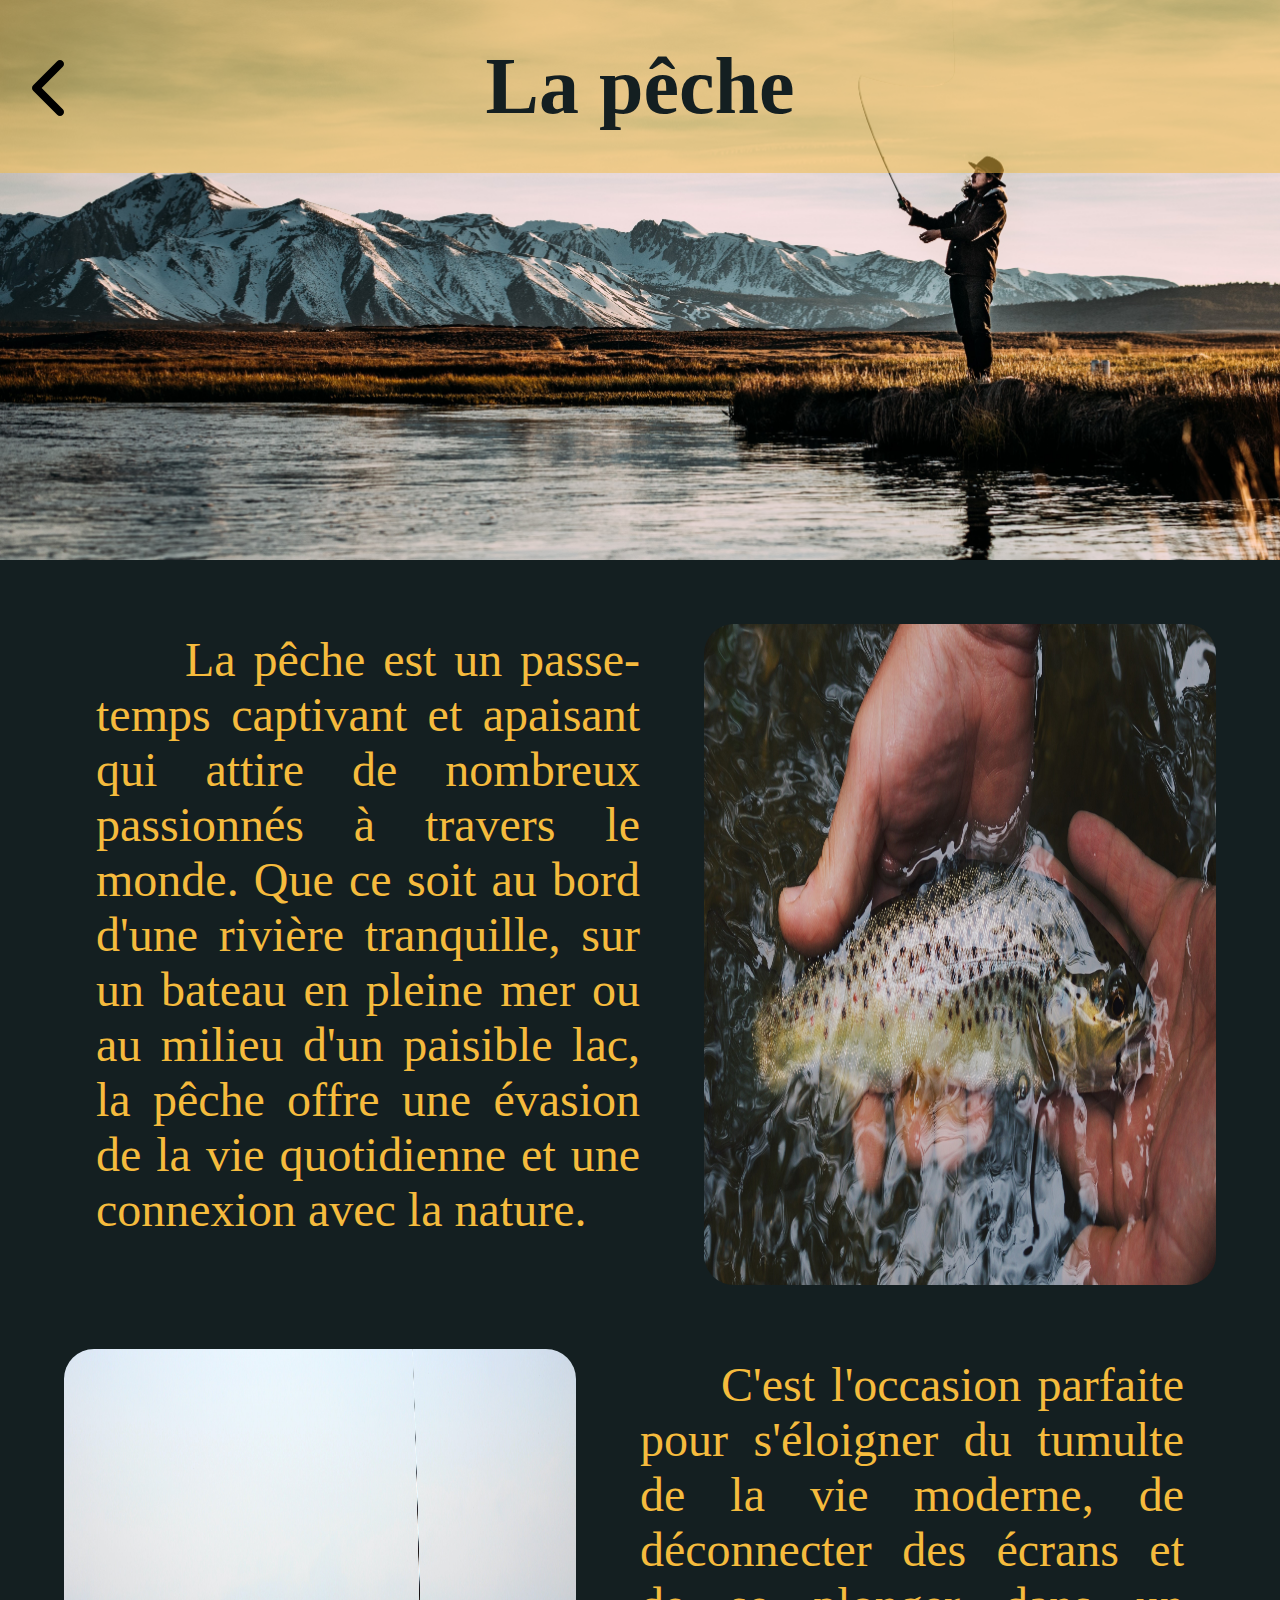
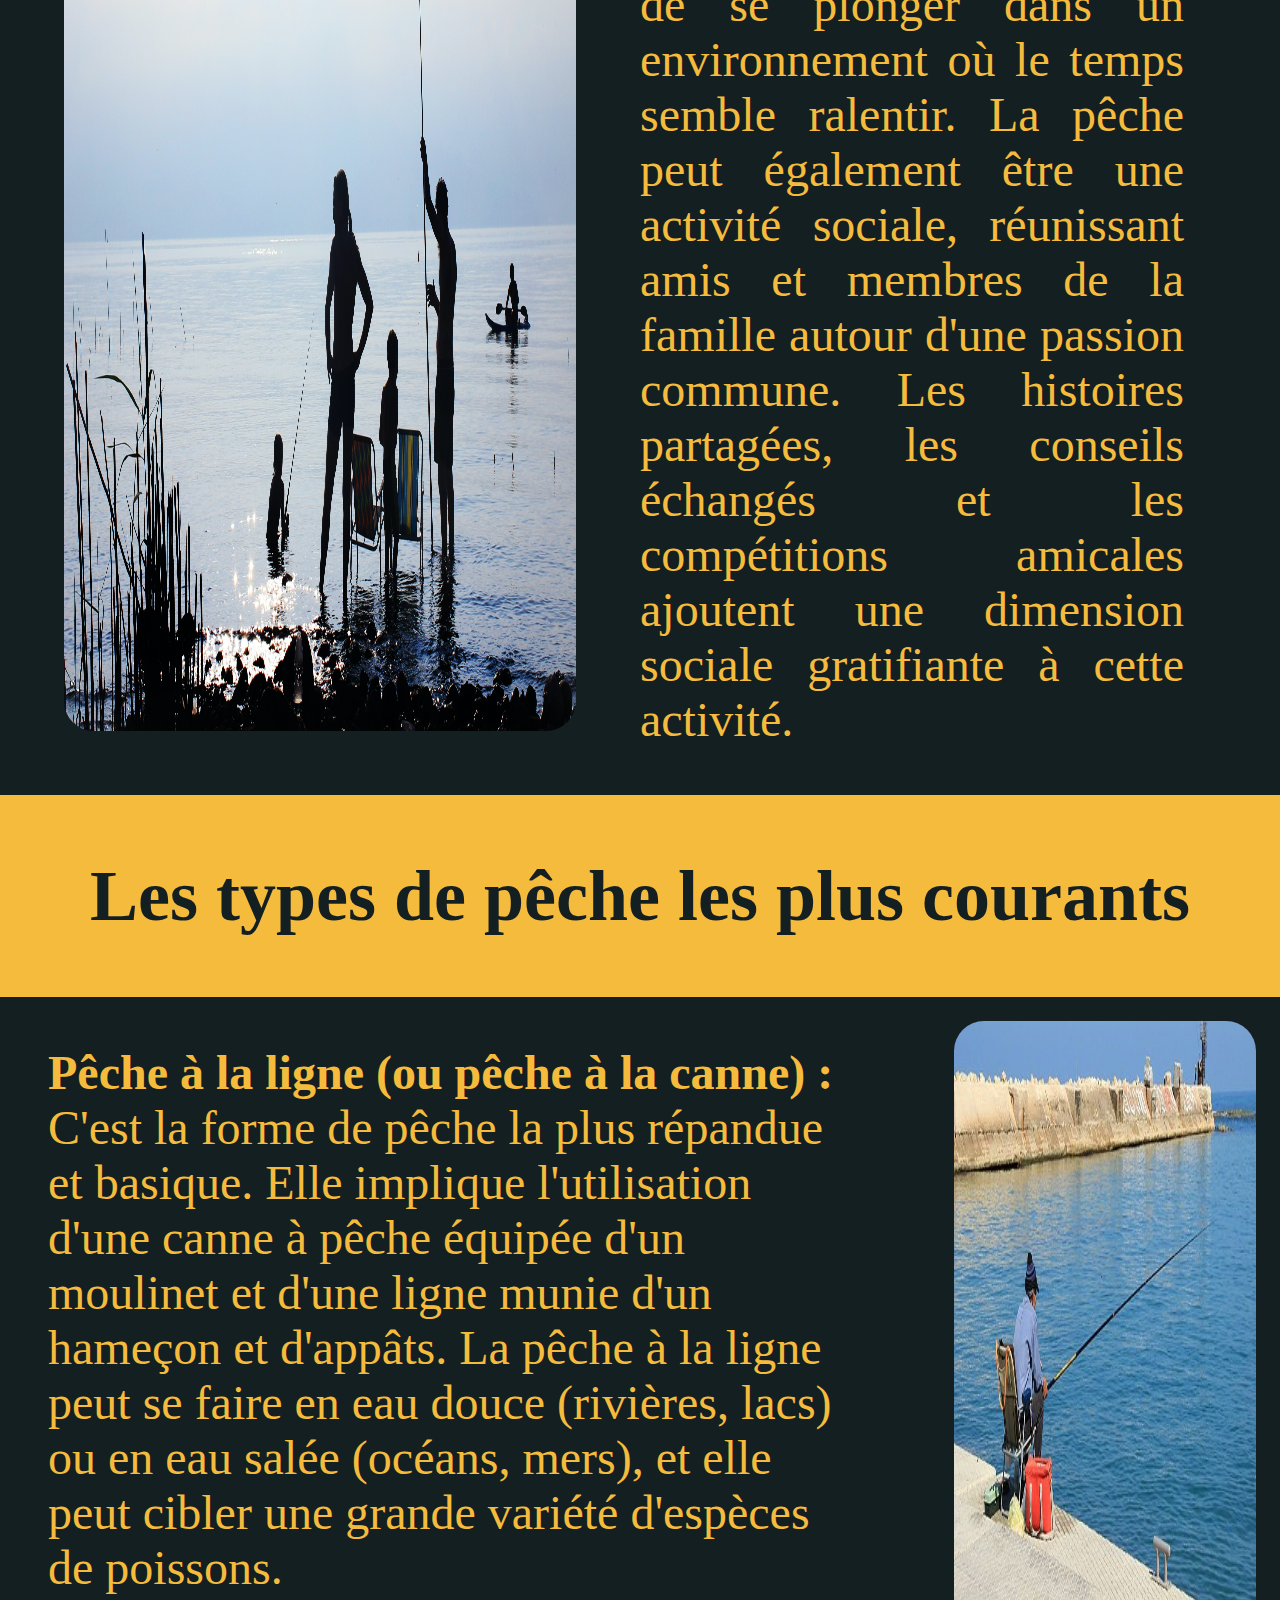
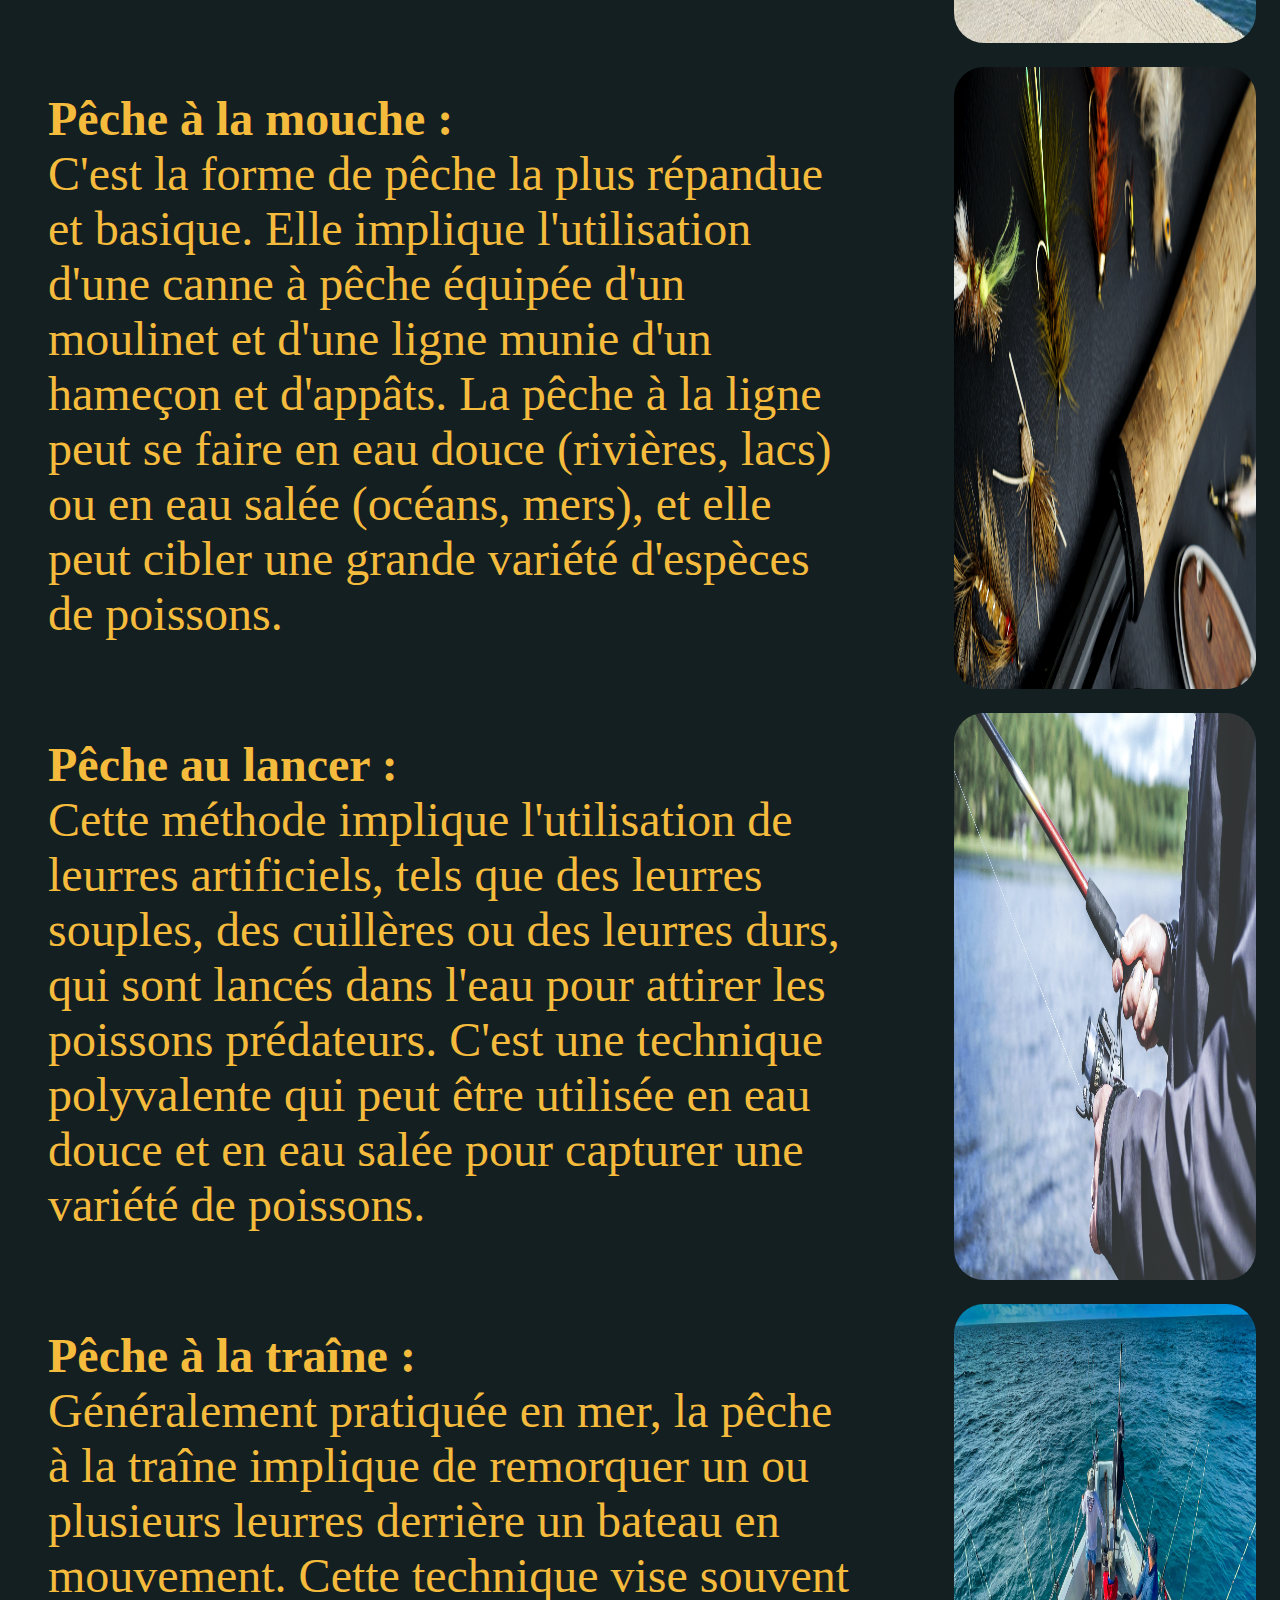
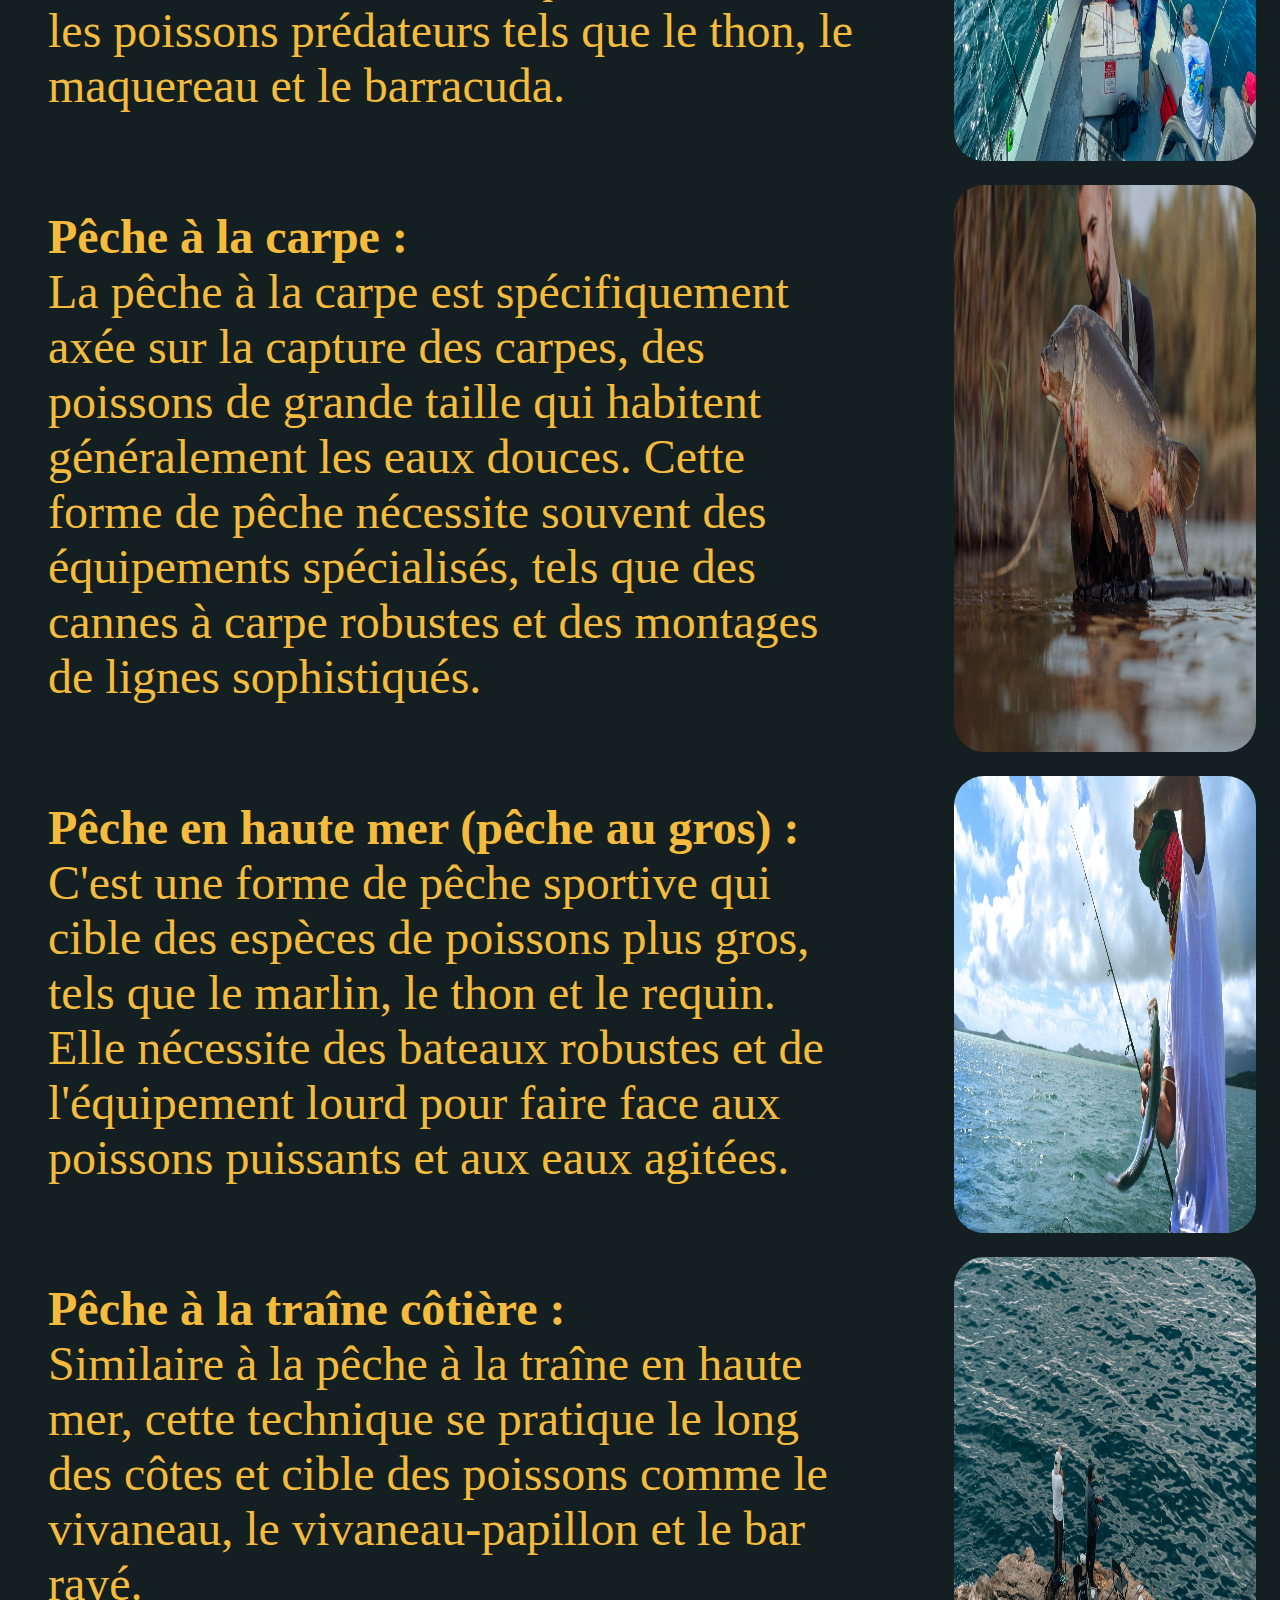
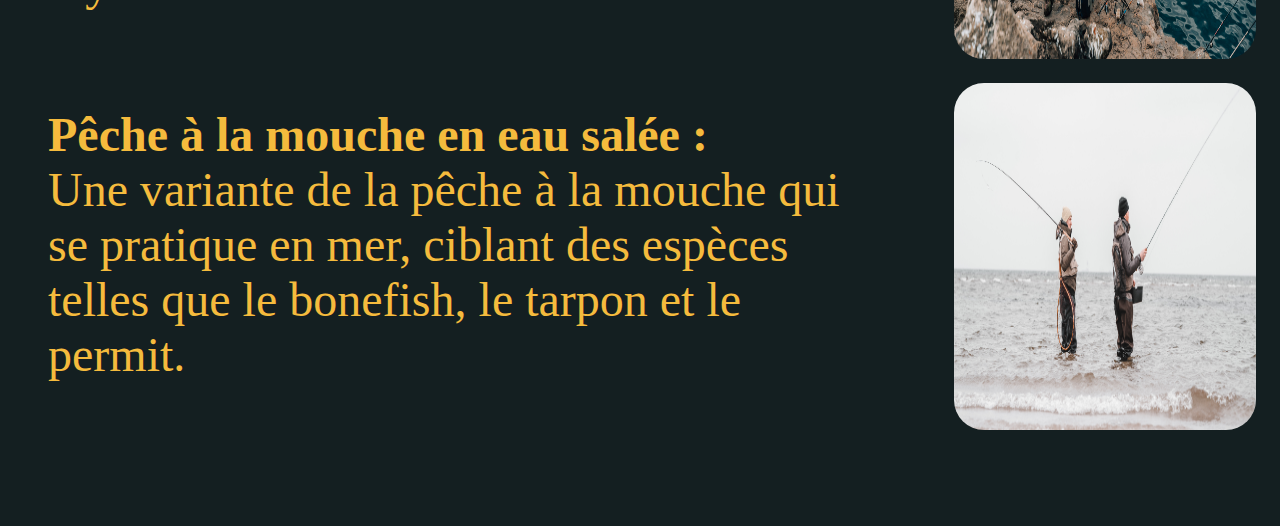
<file: hobbies/peche.html>
<!DOCTYPE html>
<html lang="fr">
<head>
    <link rel="stylesheet" type="text/css" href="../stylesHobbies.css">
    <title>CréativeLearHub</title>
    <script>
        function retournerPagePrecedente() {
          window.history.back();
        }
    </script>
</head>
<body>
    <h1>
        La pêche
    </h1>
    <div class="back"><svg xmlns="http://www.w3.org/2000/svg" height="1em" viewBox="0 0 320 512" onclick="retournerPagePrecedente()"><!--! Font Awesome Free 6.4.2 by @fontawesome - https://fontawesome.com License - https://fontawesome.com/license (Commercial License) Copyright 2023 Fonticons, Inc. --><path d="M9.4 233.4c-12.5 12.5-12.5 32.8 0 45.3l192 192c12.5 12.5 32.8 12.5 45.3 0s12.5-32.8 0-45.3L77.3 256 246.6 86.6c12.5-12.5 12.5-32.8 0-45.3s-32.8-12.5-45.3 0l-192 192z"/></svg></div>
    <img src="../img/peche2.jpg">
    <div class="intro1">
        <div class="txtintro1">
            <p>&nbsp;&nbsp;&nbsp;&nbsp;&nbsp;La pêche est un passe-temps captivant et apaisant qui attire de nombreux passionnés à travers le monde. Que ce soit au bord d'une rivière tranquille, sur un bateau en pleine mer ou au milieu d'un paisible lac, la pêche offre une évasion de la vie quotidienne et une connexion avec la nature.</p>
        </div>
        <img src="../img/peche3.jpg">
    </div>
    <div class="intro2">
        <img src="../img/peche4.jpg">
        <div class="txtintro2">
            <p>&nbsp;&nbsp;&nbsp;&nbsp;&nbsp;C'est l'occasion parfaite pour s'éloigner du tumulte de la vie moderne, de déconnecter des écrans et de se plonger dans un environnement où le temps semble ralentir.
            La pêche peut également être une activité sociale, réunissant amis et membres de la famille autour d'une passion commune. Les histoires partagées, les conseils échangés et les compétitions amicales ajoutent une dimension sociale gratifiante à cette activité.</p> 
        </div>
    </div>
    <div class="banderolle">
        <h2>Les types de pêche les plus courants</h2>
    </div>
    <div class="types">
        <div class="imgfond">
            <div class="txt">
                <p><strong>Pêche à la ligne (ou pêche à la canne) :</strong><br> C'est la forme de pêche la plus répandue et basique. Elle implique l'utilisation d'une canne à pêche équipée d'un moulinet et d'une ligne munie d'un hameçon et d'appâts. La pêche à la ligne peut se faire en eau douce (rivières, lacs) ou en eau salée (océans, mers), et elle peut cibler une grande variété d'espèces de poissons.</p>
            </div>
            <img src="../img/peche5.jpg">
        </div>
        <div class="imgfond">
            <div class="txt">
                <p><strong>Pêche à la mouche :</strong><br>C'est la forme de pêche la plus répandue et basique. Elle implique l'utilisation d'une canne à pêche équipée d'un moulinet et d'une ligne munie d'un hameçon et d'appâts. La pêche à la ligne peut se faire en eau douce (rivières, lacs) ou en eau salée (océans, mers), et elle peut cibler une grande variété d'espèces de poissons.</p>
            </div>
            <img src="../img/peche6.jpg">
        </div>
        <div class="imgfond">
            <div class="txt">
                <p><strong>Pêche au lancer :</strong><br>Cette méthode implique l'utilisation de leurres artificiels, tels que des leurres souples, des cuillères ou des leurres durs, qui sont lancés dans l'eau pour attirer les poissons prédateurs. C'est une technique polyvalente qui peut être utilisée en eau douce et en eau salée pour capturer une variété de poissons.</p>
            </div>
            <img src="../img/peche7.jpg">
        </div>
        <div class="imgfond">
            <div class="txt">
                <p><strong>Pêche à la traîne :</strong><br>Généralement pratiquée en mer, la pêche à la traîne implique de remorquer un ou plusieurs leurres derrière un bateau en mouvement. Cette technique vise souvent les poissons prédateurs tels que le thon, le maquereau et le barracuda.</p>
            </div>
            <img src="../img/peche8.jpg">
        </div>
        <div class="imgfond">
            <div class="txt">
                <p><strong>Pêche à la carpe :</strong><br>La pêche à la carpe est spécifiquement axée sur la capture des carpes, des poissons de grande taille qui habitent généralement les eaux douces. Cette forme de pêche nécessite souvent des équipements spécialisés, tels que des cannes à carpe robustes et des montages de lignes sophistiqués.</p>
            </div>
            <img src="../img/peche9.jpg">
        </div>
        <div class="imgfond">
            <div class="txt">
                <p><strong>Pêche en haute mer (pêche au gros) :</strong><br>C'est une forme de pêche sportive qui cible des espèces de poissons plus gros, tels que le marlin, le thon et le requin. Elle nécessite des bateaux robustes et de l'équipement lourd pour faire face aux poissons puissants et aux eaux agitées.</p>
            </div>
            <img src="../img/peche10.jpg">
        </div>
        <div class="imgfond">
            <div class="txt">
                <p><strong>Pêche à la traîne côtière :</strong><br>Similaire à la pêche à la traîne en haute mer, cette technique se pratique le long des côtes et cible des poissons comme le vivaneau, le vivaneau-papillon et le bar rayé.</p>
            </div>
            <img src="../img/peche11.jpg">
        </div>
        <div class="imgfond">
            <div class="txt">
                <p><strong>Pêche à la mouche en eau salée :</strong><br>Une variante de la pêche à la mouche qui se pratique en mer, ciblant des espèces telles que le bonefish, le tarpon et le permit.</p>
            </div>
            <img src="../img/peche12.jpg">
        </div>
    </div>
</body>
</html>
</file>
<file: stylesHobbies.css>
body {
    margin: 0;
    display: flex;
    flex-direction: column;
    width: 100%;
    height: 100%;
    background-color: #141F21;
}

img {
    width: 100%;
}

.back {
    font-size: 400%;
    position: absolute;
    margin-left: 2rem;
    margin-top: 3.5rem;
}

h1 {
    position: absolute;
    text-align: center;
    width: 100%;
    margin: 0;
    padding: 0.5em 0;
    font-size: 5rem;
    color: #141F21;
    line-height: 5.8rem;
    font-weight: bold;
    background-color: rgb(245, 187, 61, 0.5);
}

.intro1 {
    display: flex;
    text-align: justify;
    color: rgb(245, 187, 61);
    margin: 0;
}

.intro1 > img {
    width: 40%;
    margin: 4em 4em 0 4em;
    border-radius: 30px;
}

.txtintro1 {
    display: flex;
    font-size: 300%;
    align-items: center;
    text-align: justify;
    color: rgb(245, 187, 61);
    margin: 0;
    width:60%;
    padding: 0.5em 0 0 2em;
} 

.intro2 {
    display: flex;
    text-align: justify;
    color: rgb(245, 187, 61);
    margin: 0;
}

.intro2 > img {
    width: 40%;
    margin: 4em;
    border-radius: 30px;
}

.txtintro2 {
    display: flex;
    font-size: 300%;
    align-items: center;
    text-align: justify;
    color: rgb(245, 187, 61);
    margin: 0;
    width: 60%;
    padding: 0.5em 2em 0 0;
} 


.banderolle {
    display: flex;
    flex-direction: column;
    font-size: 300%;
    text-align: center;
    color: #141F21;
    background-color: rgb(245, 187, 61);
    width: 100%;
}

.types {
    display: flex;
    flex-direction: column;
    background-color: #141F21;
    color: rgb(245, 187, 61);
    font-size: 300%;
    padding: 0 0.5em 2em 1em;
}

.imgfond > img {
    border-radius: 30px;
    width: 25%;
    margin: 0.5em 0 0 2em
}

.imgfond {
    display: flex;
}

.txt {
    width: 70%;
}
</file>
